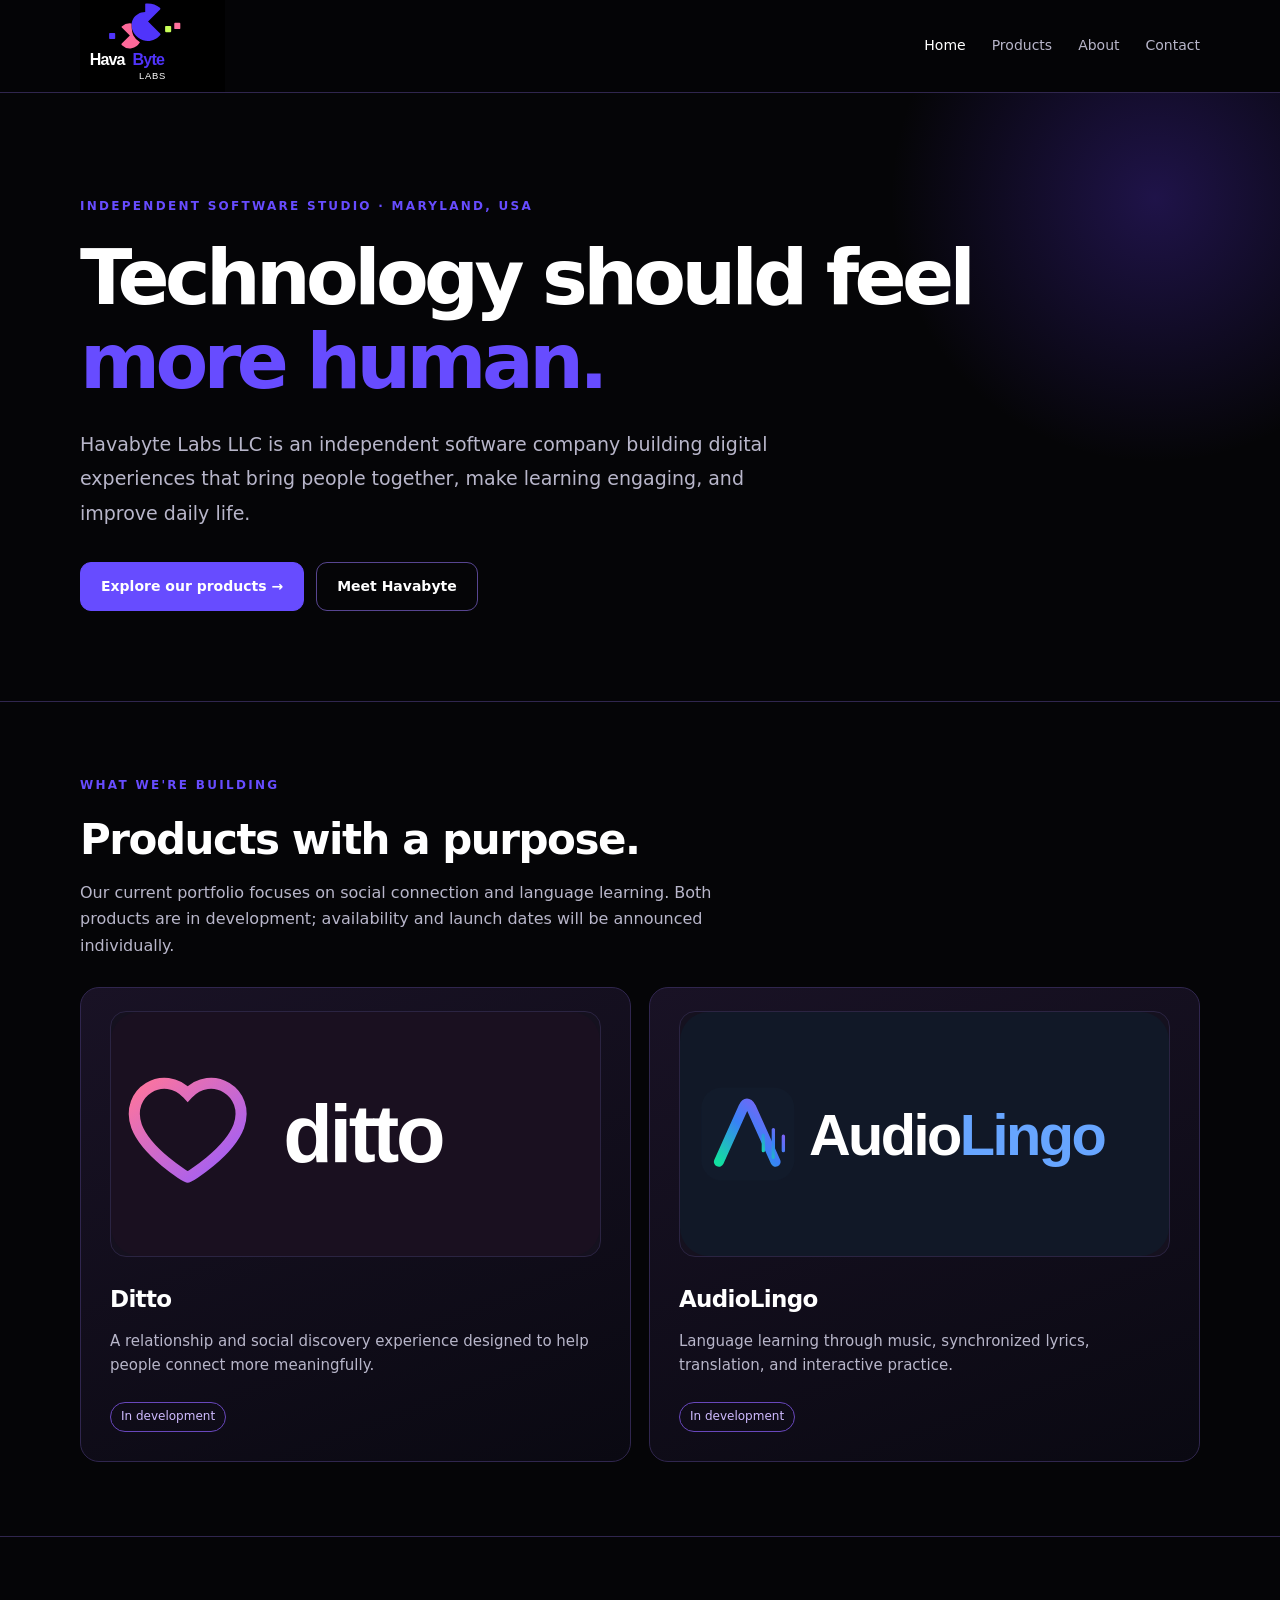
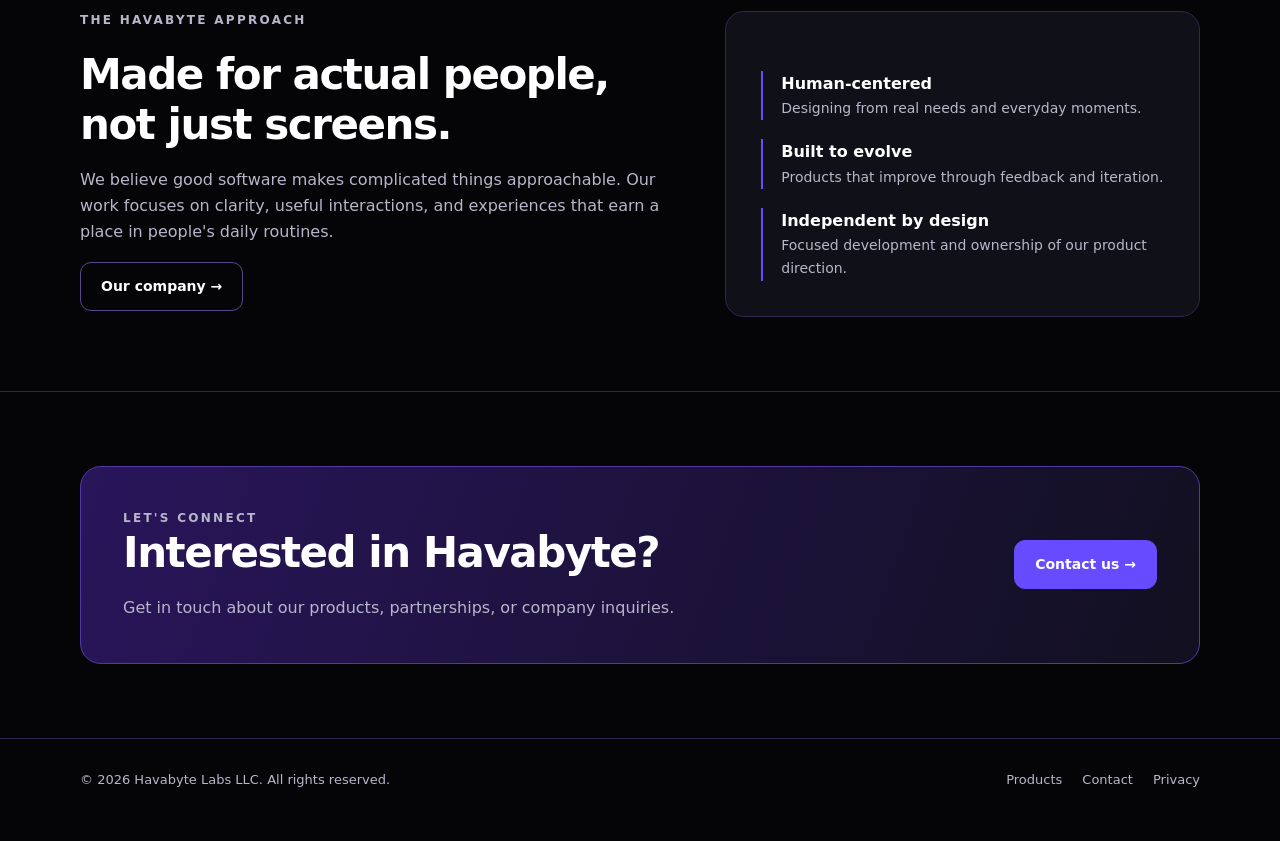
<file: index.html>
<!doctype html><html lang="en"><head><meta charset="utf-8"><meta name="viewport" content="width=device-width, initial-scale=1"><meta name="theme-color" content="#09111b"><meta name="description" content="Havabyte Labs LLC develops thoughtful consumer software for connection, learning, and everyday life."><title>Havabyte Labs LLC — Software for the way we live</title><link rel="stylesheet" href="/styles.css"><link rel="icon" href="/favicon.svg" type="image/svg+xml"><link rel="canonical" href="https://havabytelabs.com/"><meta property="og:image" content="https://havabytelabs.com/assets/havabyte-logo.svg"><meta property="og:site_name" content="HavaByte Labs"></head><body>
<header class="site-header"><nav class="nav wrap" aria-label="Main navigation"><a class="brand" href="/" aria-label="Havabyte Labs home"><img class="brand-logo" src="/assets/havabyte-logo.svg" alt="HavaByte Labs" width="132" height="84"></a><div class="nav-links"><a aria-current="page" href="/">Home</a><a href="/products/">Products</a><a href="/about/">About</a><a href="/contact/">Contact</a></div></nav></header>
<main><section class="hero"><div class="wrap"><p class="eyebrow">Independent software studio · Maryland, USA</p><h1>Technology should feel <span>more human.</span></h1><p class="lede">Havabyte Labs LLC is an independent software company building digital experiences that bring people together, make learning engaging, and improve daily life.</p><div class="actions"><a class="button" href="/products/">Explore our products →</a><a class="button secondary" href="/about/">Meet Havabyte</a></div></div></section>
<section class="section" id="products"><div class="wrap"><p class="eyebrow">What we're building</p><h2>Products with a purpose.</h2><p class="section-intro">Our current portfolio focuses on social connection and language learning. Both products are in development; availability and launch dates will be announced individually.</p><div class="grid portfolio-grid"><article class="card"><div class="product-art product-art--ditto"><img src="/assets/ditto-card-wordmark.svg" alt="Ditto branded wordmark" loading="lazy" decoding="async" width="440" height="220"></div><h3>Ditto</h3><p>A relationship and social discovery experience designed to help people connect more meaningfully.</p><span class="tag">In development</span></article><article class="card"><div class="product-art product-art--audiolingo"><img src="/assets/audiolingo-card-wordmark.svg" alt="AudioLingo logo and wordmark" loading="lazy" decoding="async" width="440" height="220"></div><h3>AudioLingo</h3><p>Language learning through music, synchronized lyrics, translation, and interactive practice.</p><span class="tag">In development</span></article></div></div></section>
<section class="section"><div class="wrap split"><div class="copy"><p class="eyebrow">The Havabyte approach</p><h2>Made for actual people, not just screens.</h2><p>We believe good software makes complicated things approachable. Our work focuses on clarity, useful interactions, and experiences that earn a place in people's daily routines.</p><a class="button secondary" href="/about/">Our company →</a></div><div class="feature-panel"><div class="facts"><div class="fact"><strong>Human-centered</strong><span>Designing from real needs and everyday moments.</span></div><div class="fact"><strong>Built to evolve</strong><span>Products that improve through feedback and iteration.</span></div><div class="fact"><strong>Independent by design</strong><span>Focused development and ownership of our product direction.</span></div></div></div></div></section>
<section class="section"><div class="wrap"><div class="cta"><div><p class="eyebrow">Let's connect</p><h2>Interested in Havabyte?</h2><p>Get in touch about our products, partnerships, or company inquiries.</p></div><a class="button" href="/contact/">Contact us →</a></div></div></section></main>
<footer class="site-footer"><div class="wrap foot"><span>© <span id="year">2026</span> Havabyte Labs LLC. All rights reserved.</span><div class="foot-links"><a href="/products/">Products</a><a href="/contact/">Contact</a><a href="/privacy/">Privacy</a></div></div></footer><script src="/site.js"></script></body></html>
</file>
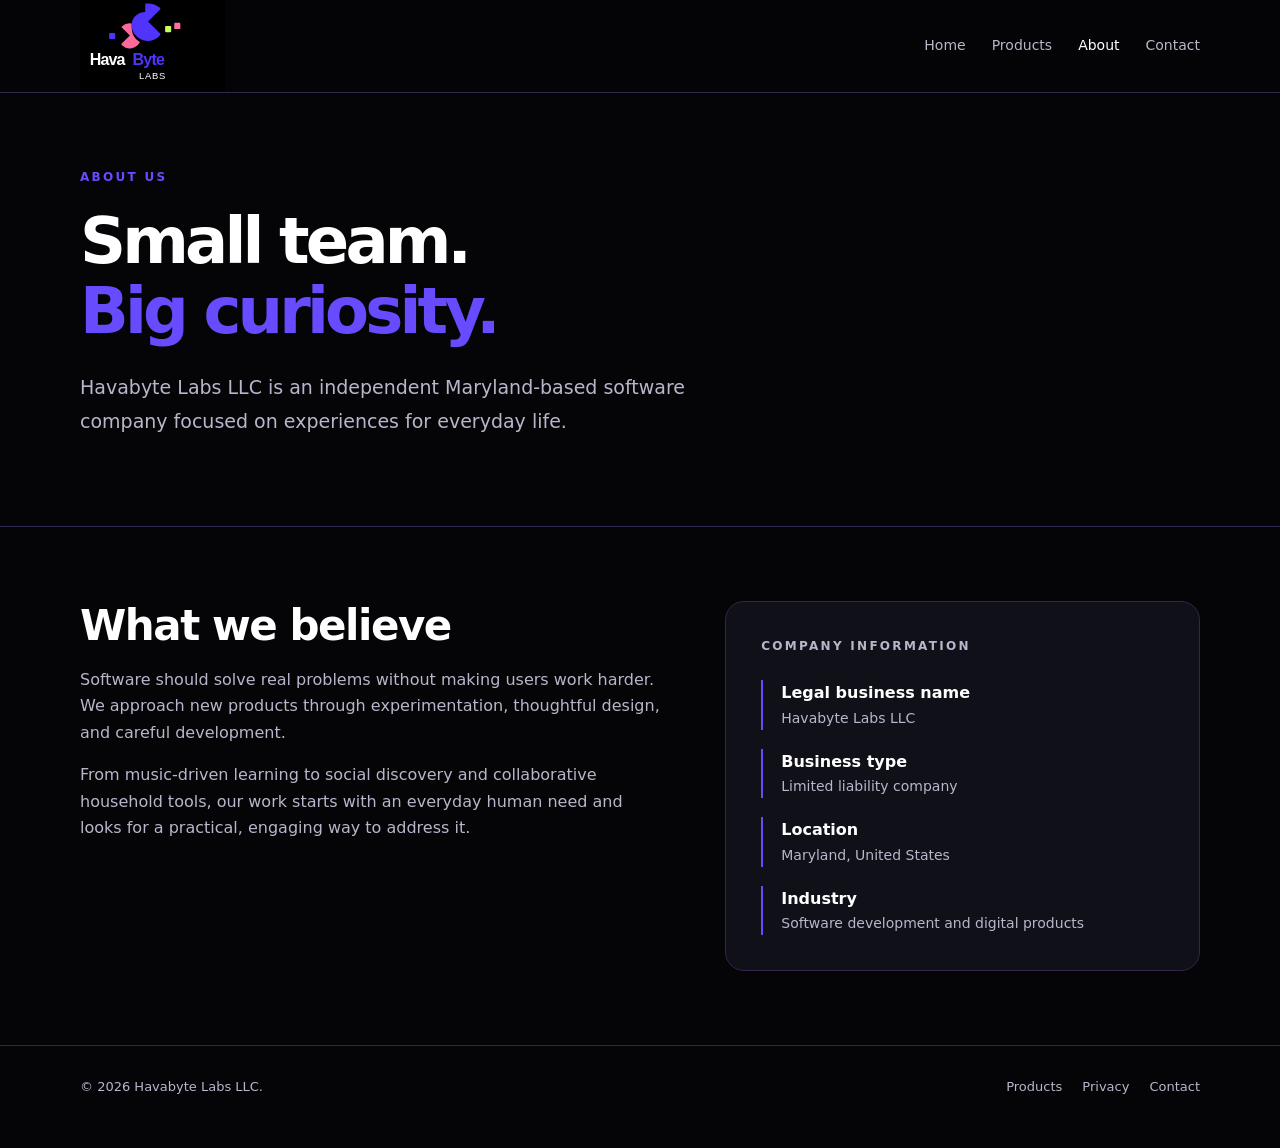
<file: about/index.html>
<!doctype html><html lang="en"><head><meta charset="utf-8"><meta name="viewport" content="width=device-width, initial-scale=1"><meta name="description" content="About Havabyte Labs LLC, an independent software company based in Maryland."><title>About — Havabyte Labs LLC</title><link rel="stylesheet" href="/styles.css"><link rel="icon" href="/favicon.svg" type="image/svg+xml"><link rel="canonical" href="https://havabytelabs.com/about/"><meta property="og:image" content="https://havabytelabs.com/assets/havabyte-logo.svg"><meta property="og:site_name" content="HavaByte Labs"></head><body><header class="site-header"><nav class="nav wrap" aria-label="Main navigation"><a class="brand" href="/" aria-label="Havabyte Labs home"><img class="brand-logo" src="/assets/havabyte-logo.svg" alt="HavaByte Labs" width="132" height="84"></a><div class="nav-links"><a href="/">Home</a><a href="/products/">Products</a><a aria-current="page" href="/about/">About</a><a href="/contact/">Contact</a></div></nav></header><main><section class="page-hero"><div class="wrap"><p class="eyebrow">About us</p><h1>Small team.<br><span style="color:var(--accent)">Big curiosity.</span></h1><p class="lede">Havabyte Labs LLC is an independent Maryland-based software company focused on experiences for everyday life.</p></div></section><section class="section"><div class="wrap split"><div class="copy"><h2>What we believe</h2><p>Software should solve real problems without making users work harder. We approach new products through experimentation, thoughtful design, and careful development.</p><p>From music-driven learning to social discovery and collaborative household tools, our work starts with an everyday human need and looks for a practical, engaging way to address it.</p></div><div class="feature-panel"><p class="eyebrow">Company information</p><div class="facts"><div class="fact"><strong>Legal business name</strong><span>Havabyte Labs LLC</span></div><div class="fact"><strong>Business type</strong><span>Limited liability company</span></div><div class="fact"><strong>Location</strong><span>Maryland, United States</span></div><div class="fact"><strong>Industry</strong><span>Software development and digital products</span></div></div></div></div></section></main><footer class="site-footer"><div class="wrap foot"><span>© <span id="year">2026</span> Havabyte Labs LLC.</span><div class="foot-links"><a href="/products/">Products</a><a href="/privacy/">Privacy</a><a href="/contact/">Contact</a></div></div></footer><script src="/site.js"></script></body></html>
</file>
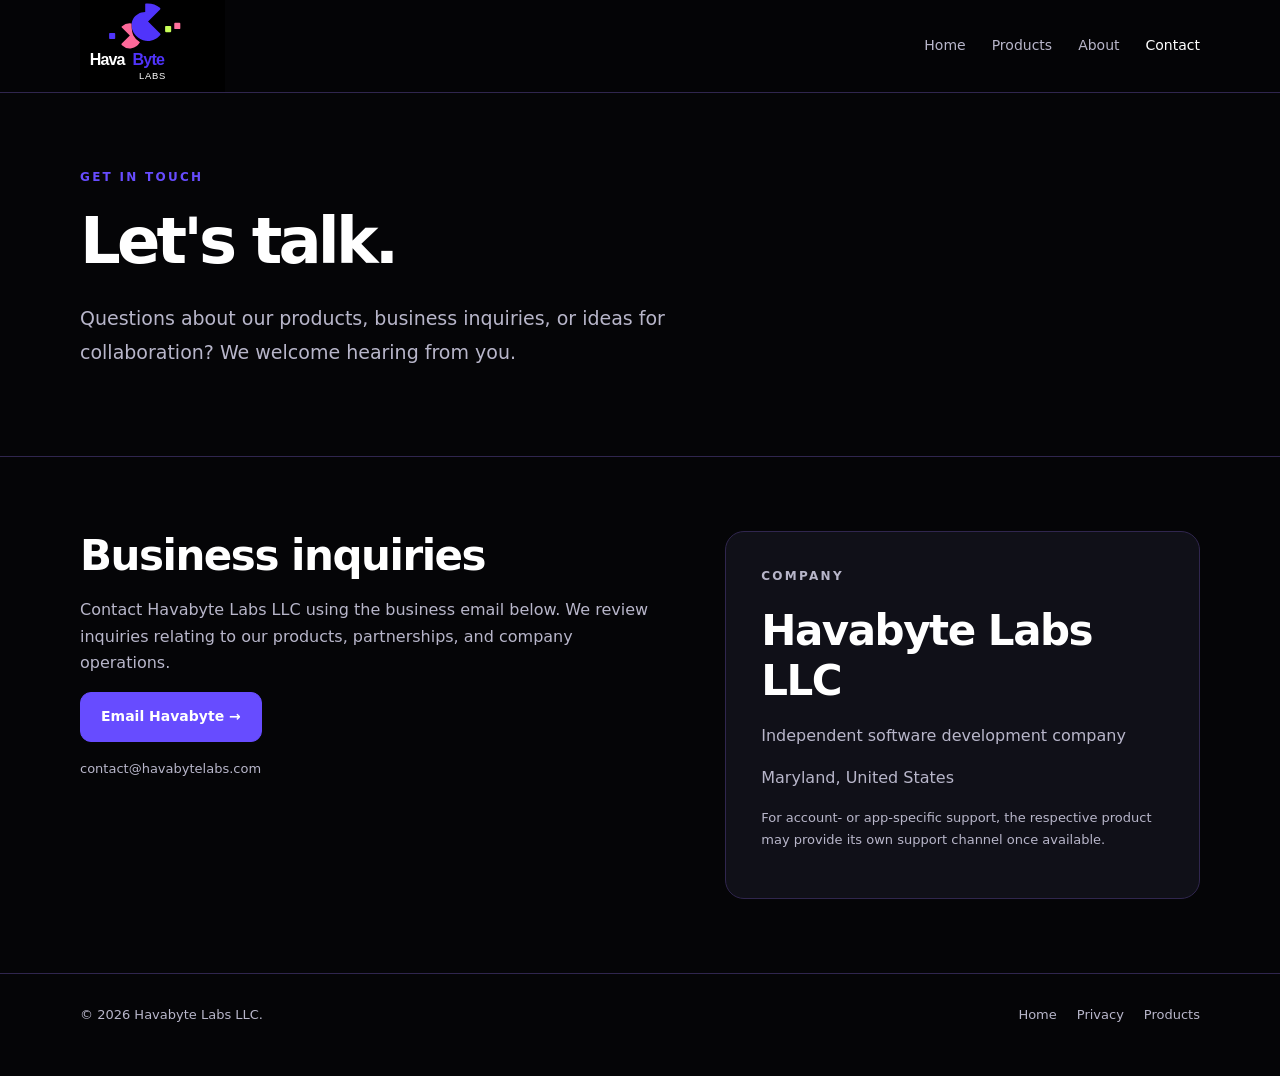
<file: contact/index.html>
<!doctype html><html lang="en"><head><meta charset="utf-8"><meta name="viewport" content="width=device-width, initial-scale=1"><meta name="description" content="Contact Havabyte Labs LLC for business, product, and partnership inquiries."><title>Contact — Havabyte Labs LLC</title><link rel="stylesheet" href="/styles.css"><link rel="icon" href="/favicon.svg" type="image/svg+xml"><link rel="canonical" href="https://havabytelabs.com/contact/"><meta property="og:image" content="https://havabytelabs.com/assets/havabyte-logo.svg"><meta property="og:site_name" content="HavaByte Labs"></head><body><header class="site-header"><nav class="nav wrap" aria-label="Main navigation"><a class="brand" href="/" aria-label="Havabyte Labs home"><img class="brand-logo" src="/assets/havabyte-logo.svg" alt="HavaByte Labs" width="166" height="92"></a><div class="nav-links"><a href="/">Home</a><a href="/products/">Products</a><a href="/about/">About</a><a aria-current="page" href="/contact/">Contact</a></div></nav></header><main><section class="page-hero"><div class="wrap"><p class="eyebrow">Get in touch</p><h1>Let's talk.</h1><p class="lede">Questions about our products, business inquiries, or ideas for collaboration? We welcome hearing from you.</p></div></section><section class="section"><div class="wrap split"><div class="copy"><h2>Business inquiries</h2><p>Contact Havabyte Labs LLC using the business email below. We review inquiries relating to our products, partnerships, and company operations.</p><p><a class="button" id="contact-link" href="mailto:contact@havabytelabs.com">Email Havabyte →</a></p><p id="contact-email" class="small">contact@havabytelabs.com</p></div><div class="feature-panel"><p class="eyebrow">Company</p><h2>Havabyte Labs LLC</h2><p>Independent software development company</p><p>Maryland, United States</p><p class="small">For account- or app-specific support, the respective product may provide its own support channel once available.</p></div></div></section></main><footer class="site-footer"><div class="wrap foot"><span>© <span id="year">2026</span> Havabyte Labs LLC.</span><div class="foot-links"><a href="/">Home</a><a href="/privacy/">Privacy</a><a href="/products/">Products</a></div></div></footer><script src="/site.js"></script></body></html>
</file>
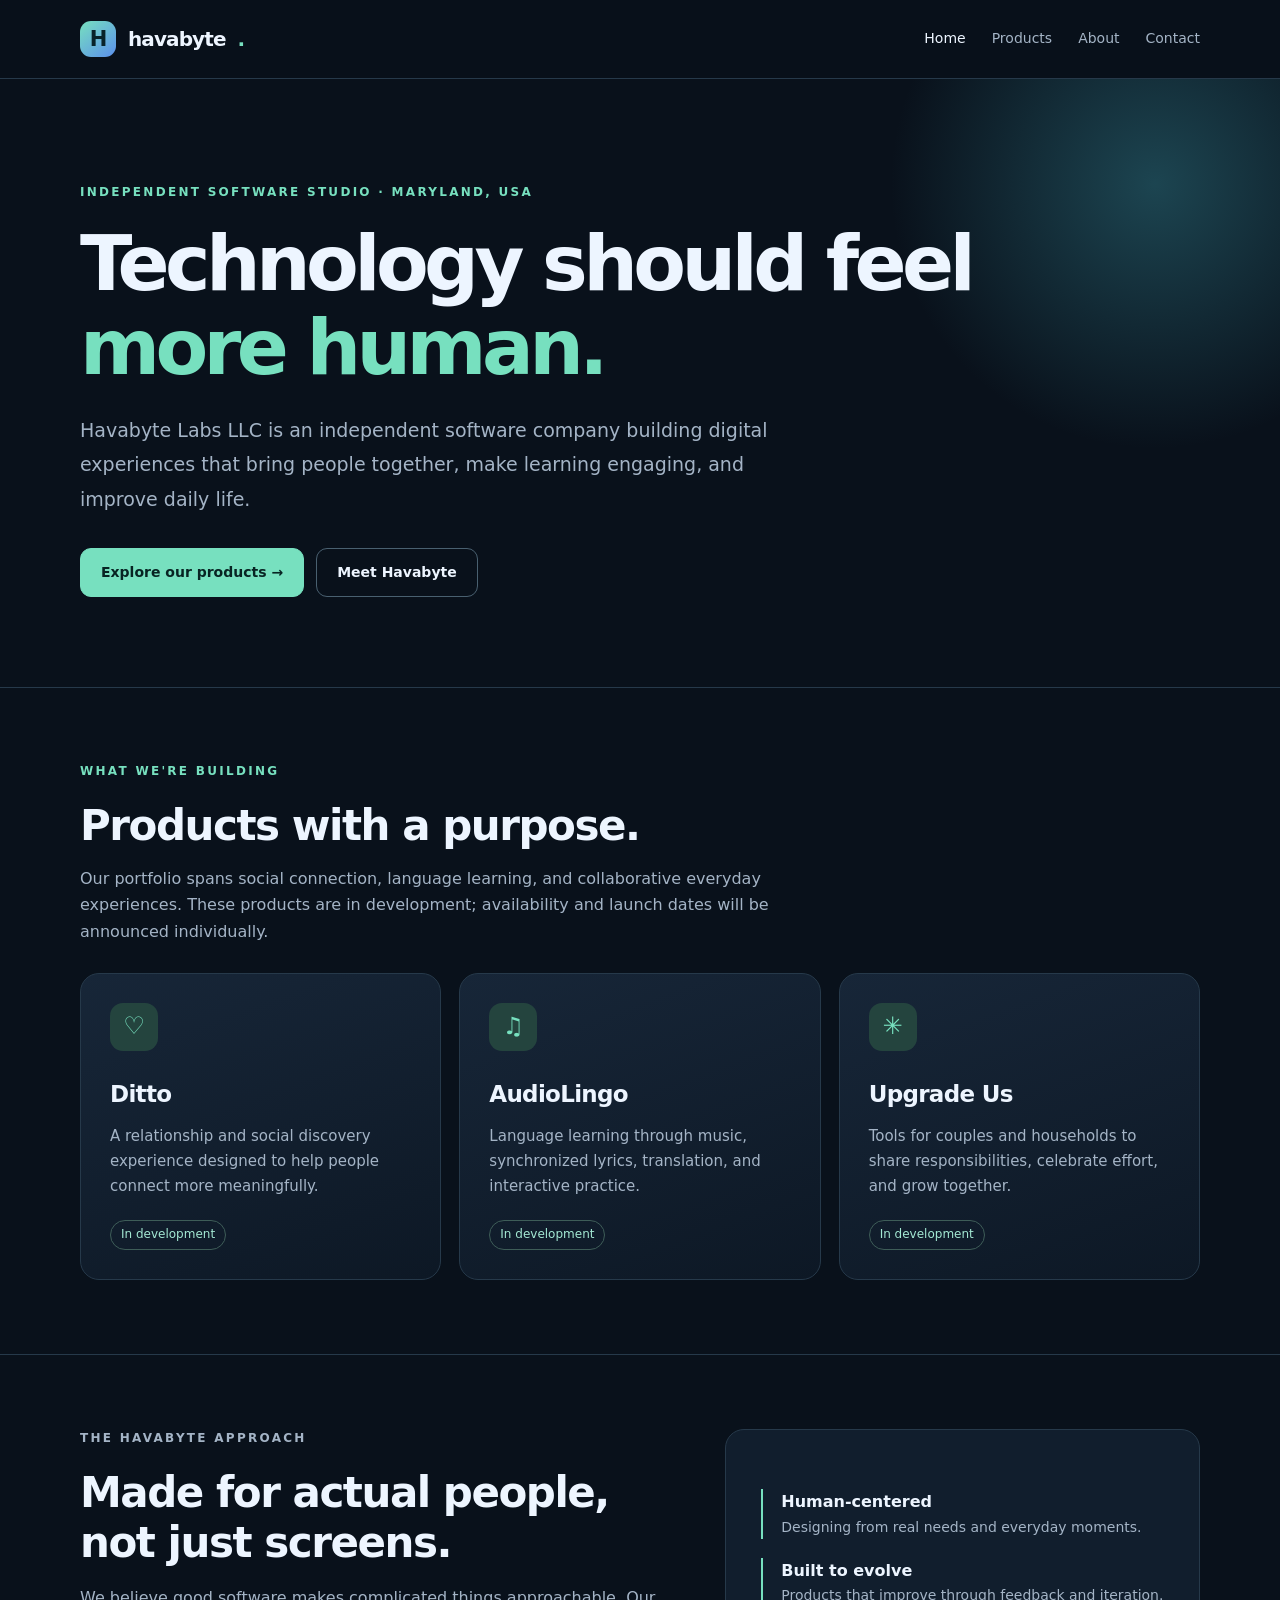
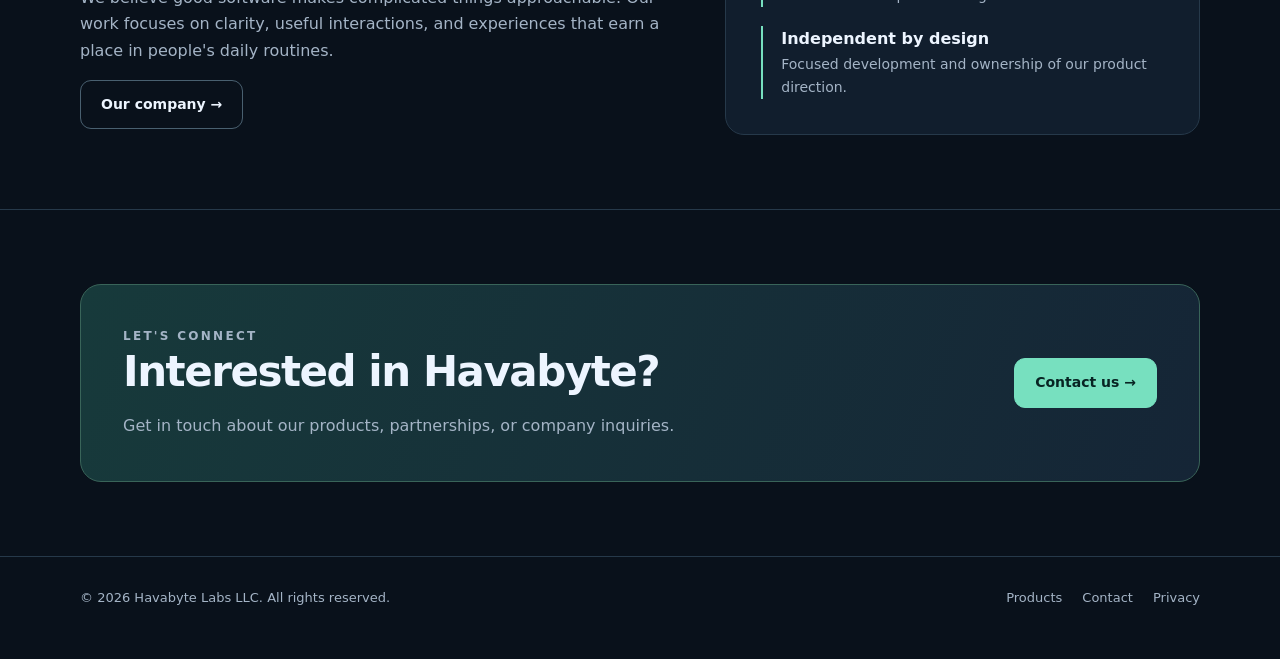
<file: havabyte-site/index.html>
<!doctype html><html lang="en"><head><meta charset="utf-8"><meta name="viewport" content="width=device-width, initial-scale=1"><meta name="theme-color" content="#09111b"><meta name="description" content="Havabyte Labs LLC develops thoughtful consumer software for connection, learning, and everyday life."><title>Havabyte Labs LLC — Software for the way we live</title><link rel="stylesheet" href="styles.css"><link rel="icon" href="favicon.svg" type="image/svg+xml"></head><body>
<header class="site-header"><nav class="nav wrap" aria-label="Main navigation"><a class="brand" href="index.html"><span class="brand-icon">H</span>havabyte<span style="color:var(--accent)">.</span></a><div class="nav-links"><a aria-current="page" href="index.html">Home</a><a href="products.html">Products</a><a href="about.html">About</a><a href="contact.html">Contact</a></div></nav></header>
<main><section class="hero"><div class="wrap"><p class="eyebrow">Independent software studio · Maryland, USA</p><h1>Technology should feel <span>more human.</span></h1><p class="lede">Havabyte Labs LLC is an independent software company building digital experiences that bring people together, make learning engaging, and improve daily life.</p><div class="actions"><a class="button" href="products.html">Explore our products →</a><a class="button secondary" href="about.html">Meet Havabyte</a></div></div></section>
<section class="section" id="products"><div class="wrap"><p class="eyebrow">What we're building</p><h2>Products with a purpose.</h2><p class="section-intro">Our portfolio spans social connection, language learning, and collaborative everyday experiences. These products are in development; availability and launch dates will be announced individually.</p><div class="grid"><article class="card"><div class="glyph" aria-hidden="true">♡</div><h3>Ditto</h3><p>A relationship and social discovery experience designed to help people connect more meaningfully.</p><span class="tag">In development</span></article><article class="card"><div class="glyph" aria-hidden="true">♫</div><h3>AudioLingo</h3><p>Language learning through music, synchronized lyrics, translation, and interactive practice.</p><span class="tag">In development</span></article><article class="card"><div class="glyph" aria-hidden="true">✳</div><h3>Upgrade Us</h3><p>Tools for couples and households to share responsibilities, celebrate effort, and grow together.</p><span class="tag">In development</span></article></div></div></section>
<section class="section"><div class="wrap split"><div class="copy"><p class="eyebrow">The Havabyte approach</p><h2>Made for actual people, not just screens.</h2><p>We believe good software makes complicated things approachable. Our work focuses on clarity, useful interactions, and experiences that earn a place in people's daily routines.</p><a class="button secondary" href="about.html">Our company →</a></div><div class="feature-panel"><div class="facts"><div class="fact"><strong>Human-centered</strong><span>Designing from real needs and everyday moments.</span></div><div class="fact"><strong>Built to evolve</strong><span>Products that improve through feedback and iteration.</span></div><div class="fact"><strong>Independent by design</strong><span>Focused development and ownership of our product direction.</span></div></div></div></div></section>
<section class="section"><div class="wrap"><div class="cta"><div><p class="eyebrow">Let's connect</p><h2>Interested in Havabyte?</h2><p>Get in touch about our products, partnerships, or company inquiries.</p></div><a class="button" href="contact.html">Contact us →</a></div></div></section></main>
<footer class="site-footer"><div class="wrap foot"><span>© <span id="year">2026</span> Havabyte Labs LLC. All rights reserved.</span><div class="foot-links"><a href="products.html">Products</a><a href="contact.html">Contact</a><a href="privacy.html">Privacy</a></div></div></footer><script src="site.js"></script></body></html>
</file>
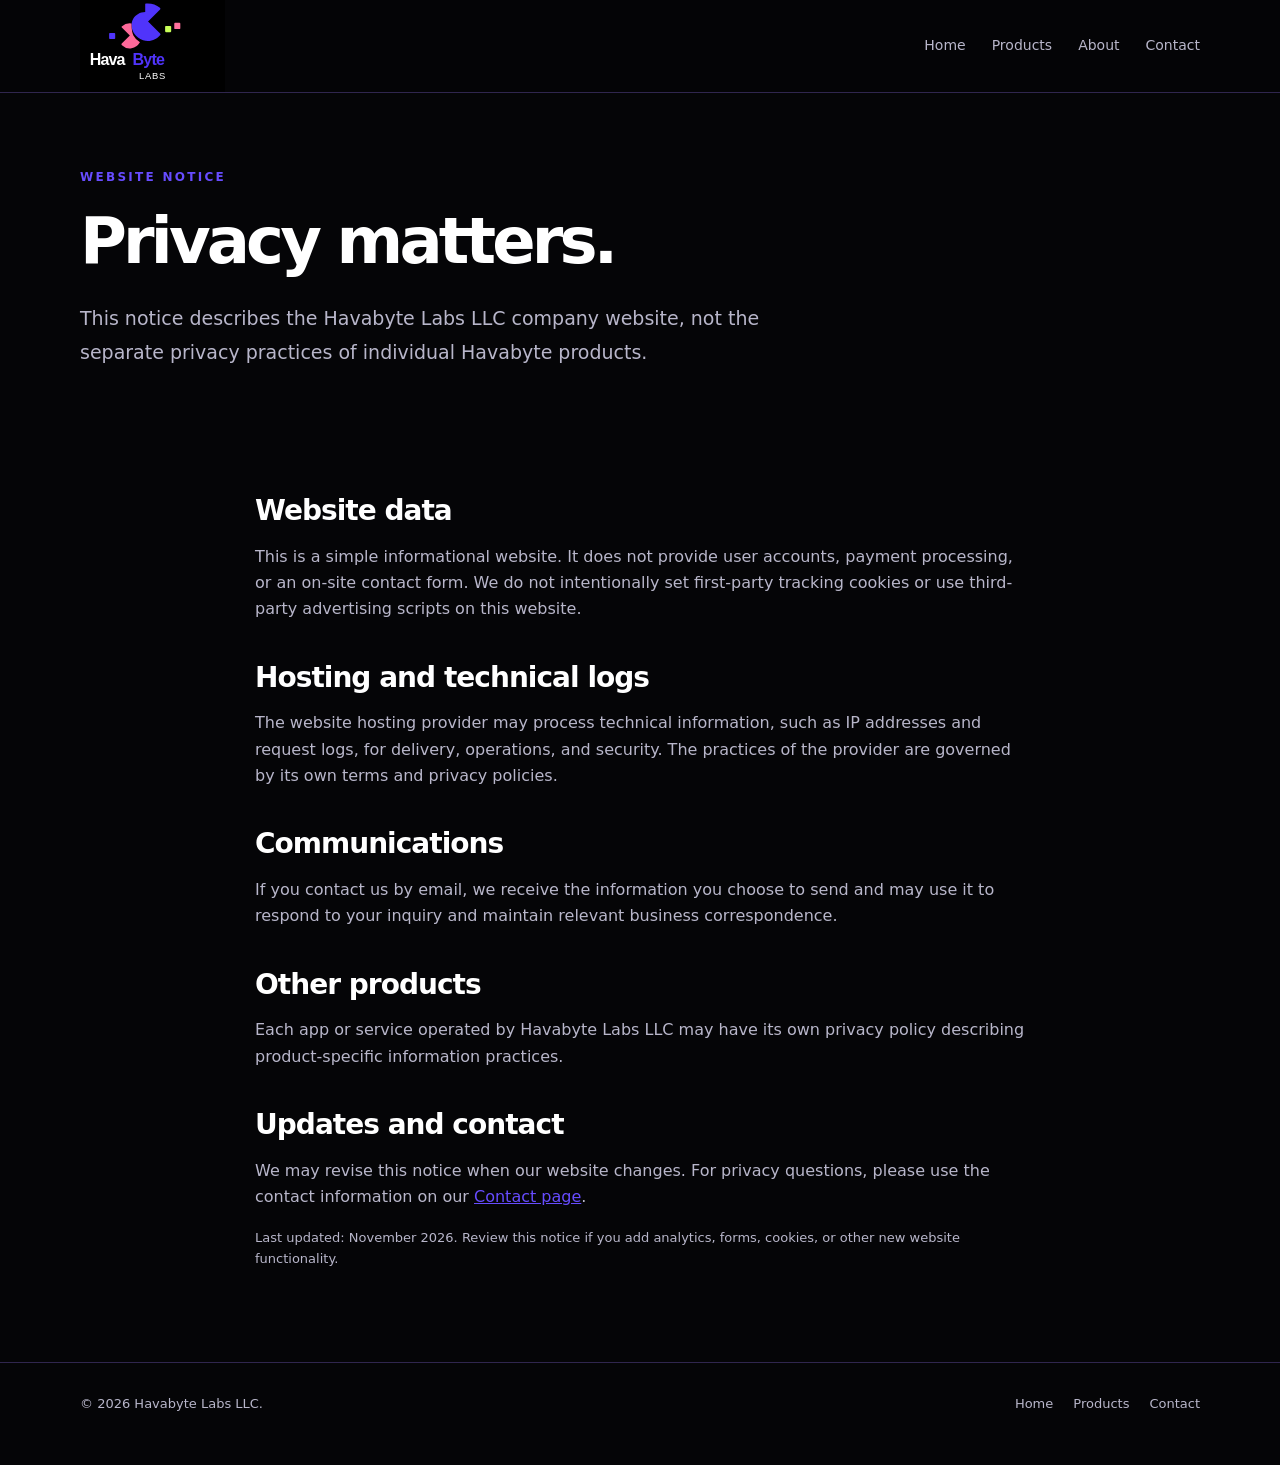
<file: privacy/index.html>
<!doctype html><html lang="en"><head><meta charset="utf-8"><meta name="viewport" content="width=device-width, initial-scale=1"><meta name="description" content="Website privacy notice for Havabyte Labs LLC."><title>Website Privacy — Havabyte Labs LLC</title><link rel="stylesheet" href="/styles.css"><link rel="icon" href="/favicon.svg" type="image/svg+xml"><link rel="canonical" href="https://havabytelabs.com/privacy/"><meta property="og:image" content="https://havabytelabs.com/assets/havabyte-logo.svg"><meta property="og:site_name" content="HavaByte Labs"></head><body><header class="site-header"><nav class="nav wrap" aria-label="Main navigation"><a class="brand" href="/" aria-label="Havabyte Labs home"><img class="brand-logo" src="/assets/havabyte-logo.svg" alt="HavaByte Labs" width="132" height="84"></a><div class="nav-links"><a href="/">Home</a><a href="/products/">Products</a><a href="/about/">About</a><a href="/contact/">Contact</a></div></nav></header><main><section class="page-hero"><div class="wrap"><p class="eyebrow">Website notice</p><h1>Privacy matters.</h1><p class="lede">This notice describes the Havabyte Labs LLC company website, not the separate privacy practices of individual Havabyte products.</p></div></section><section class="wrap prose"><h2>Website data</h2><p>This is a simple informational website. It does not provide user accounts, payment processing, or an on-site contact form. We do not intentionally set first-party tracking cookies or use third-party advertising scripts on this website.</p><h2>Hosting and technical logs</h2><p>The website hosting provider may process technical information, such as IP addresses and request logs, for delivery, operations, and security. The practices of the provider are governed by its own terms and privacy policies.</p><h2>Communications</h2><p>If you contact us by email, we receive the information you choose to send and may use it to respond to your inquiry and maintain relevant business correspondence.</p><h2>Other products</h2><p>Each app or service operated by Havabyte Labs LLC may have its own privacy policy describing product-specific information practices.</p><h2>Updates and contact</h2><p>We may revise this notice when our website changes. For privacy questions, please use the contact information on our <a href="/contact/">Contact page</a>.</p><p class="small">Last updated: November 2026. Review this notice if you add analytics, forms, cookies, or other new website functionality.</p></section></main><footer class="site-footer"><div class="wrap foot"><span>© <span id="year">2026</span> Havabyte Labs LLC.</span><div class="foot-links"><a href="/">Home</a><a href="/products/">Products</a><a href="/contact/">Contact</a></div></div></footer><script src="/site.js"></script></body></html>
</file>
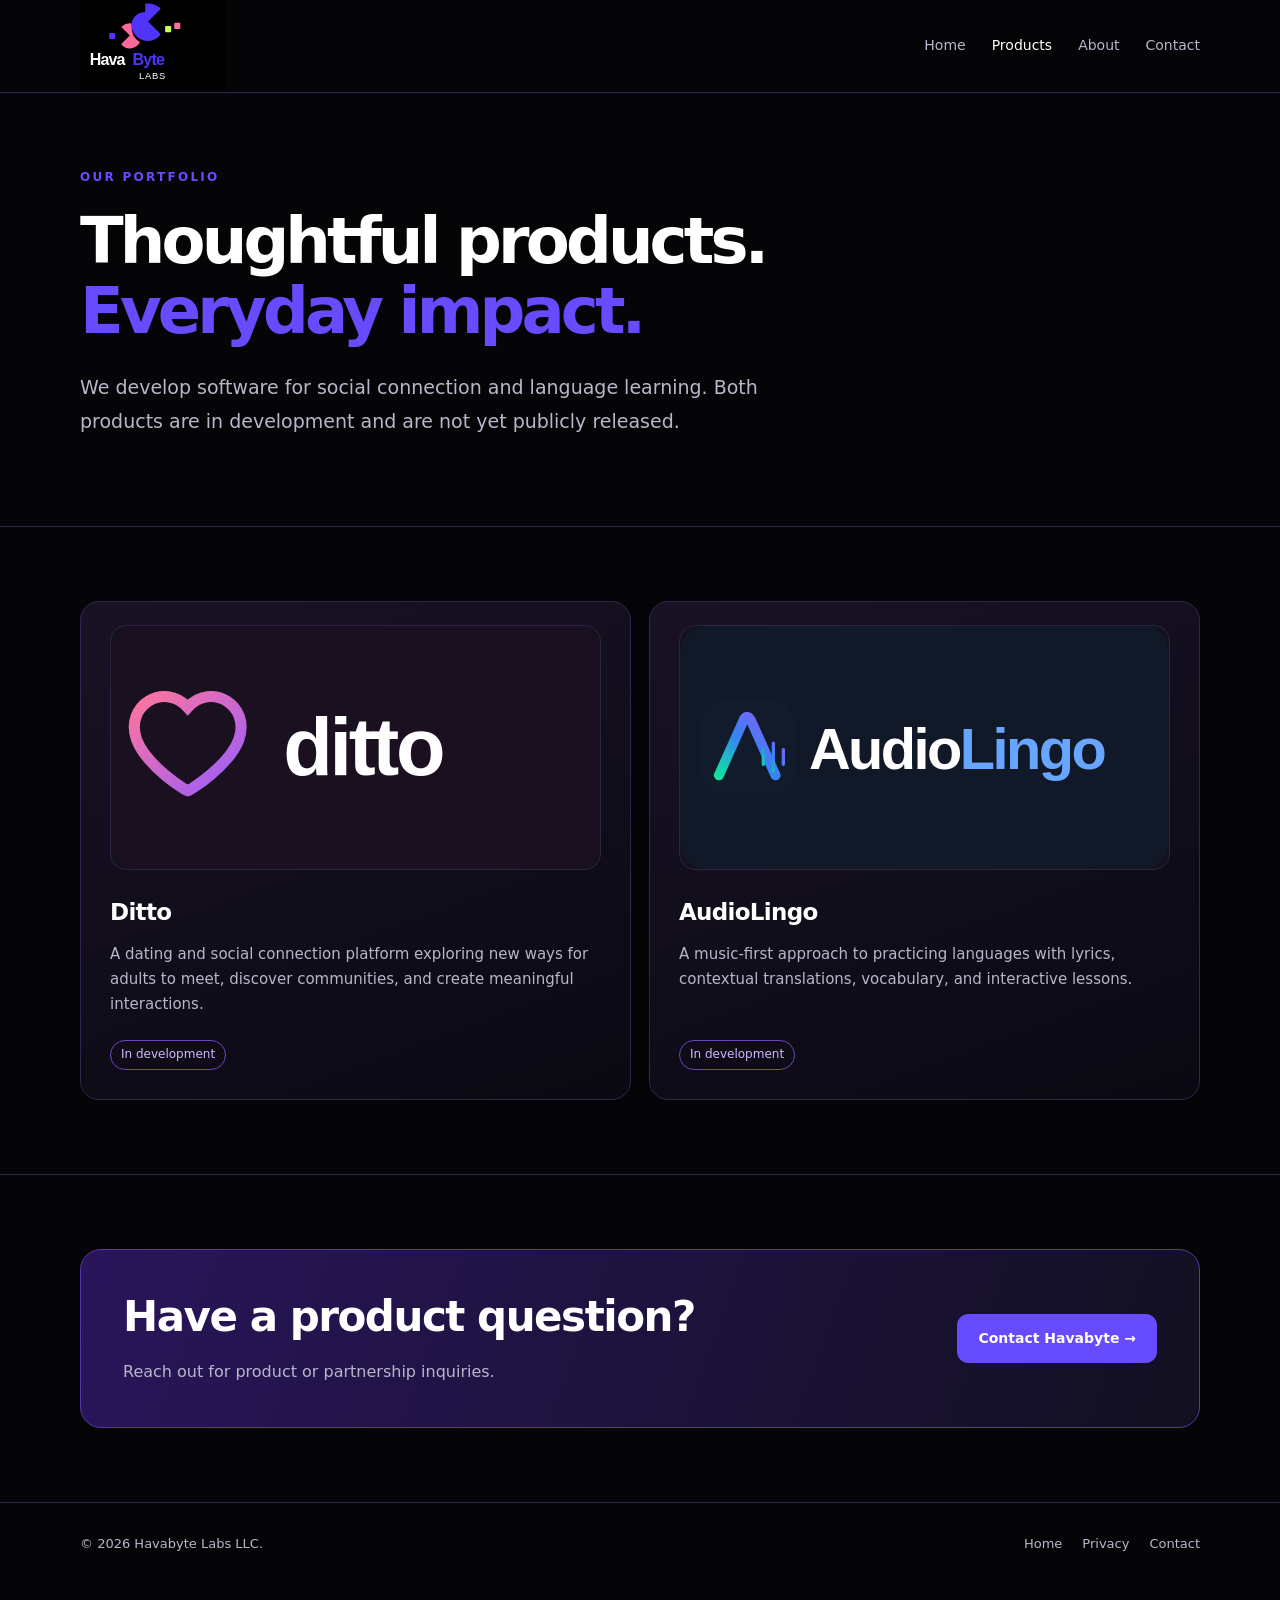
<file: products/index.html>
<!doctype html><html lang="en"><head><meta charset="utf-8"><meta name="viewport" content="width=device-width, initial-scale=1"><meta name="description" content="Explore software products in development at Havabyte Labs LLC: Ditto and AudioLingo."><title>Products — Havabyte Labs LLC</title><link rel="stylesheet" href="/styles.css"><link rel="icon" href="/favicon.svg" type="image/svg+xml"><link rel="canonical" href="https://havabytelabs.com/products/"><meta property="og:image" content="https://havabytelabs.com/assets/havabyte-logo.svg"><meta property="og:site_name" content="HavaByte Labs"></head><body><header class="site-header"><nav class="nav wrap" aria-label="Main navigation"><a class="brand" href="/" aria-label="Havabyte Labs home"><img class="brand-logo" src="/assets/havabyte-logo.svg" alt="HavaByte Labs" width="132" height="84"></a><div class="nav-links"><a href="/">Home</a><a aria-current="page" href="/products/">Products</a><a href="/about/">About</a><a href="/contact/">Contact</a></div></nav></header><main><section class="page-hero"><div class="wrap"><p class="eyebrow">Our portfolio</p><h1>Thoughtful products.<br><span style="color:var(--accent)">Everyday impact.</span></h1><p class="lede">We develop software for social connection and language learning. Both products are in development and are not yet publicly released.</p></div></section><section class="section"><div class="wrap grid portfolio-grid"><article class="card"><div class="product-art product-art--ditto"><img src="/assets/ditto-card-wordmark.svg" alt="Ditto branded wordmark" loading="lazy" decoding="async" width="440" height="220"></div><h3>Ditto</h3><p>A dating and social connection platform exploring new ways for adults to meet, discover communities, and create meaningful interactions.</p><span class="tag">In development</span></article><article class="card"><div class="product-art product-art--audiolingo"><img src="/assets/audiolingo-card-wordmark.svg" alt="AudioLingo logo and wordmark" loading="lazy" decoding="async" width="440" height="220"></div><h3>AudioLingo</h3><p>A music-first approach to practicing languages with lyrics, contextual translations, vocabulary, and interactive lessons.</p><span class="tag">In development</span></article></div></section><section class="section"><div class="wrap"><div class="cta"><div><h2>Have a product question?</h2><p>Reach out for product or partnership inquiries.</p></div><a class="button" href="/contact/">Contact Havabyte →</a></div></div></section></main><footer class="site-footer"><div class="wrap foot"><span>© <span id="year">2026</span> Havabyte Labs LLC.</span><div class="foot-links"><a href="/">Home</a><a href="/privacy/">Privacy</a><a href="/contact/">Contact</a></div></div></footer><script src="/site.js"></script></body></html>
</file>
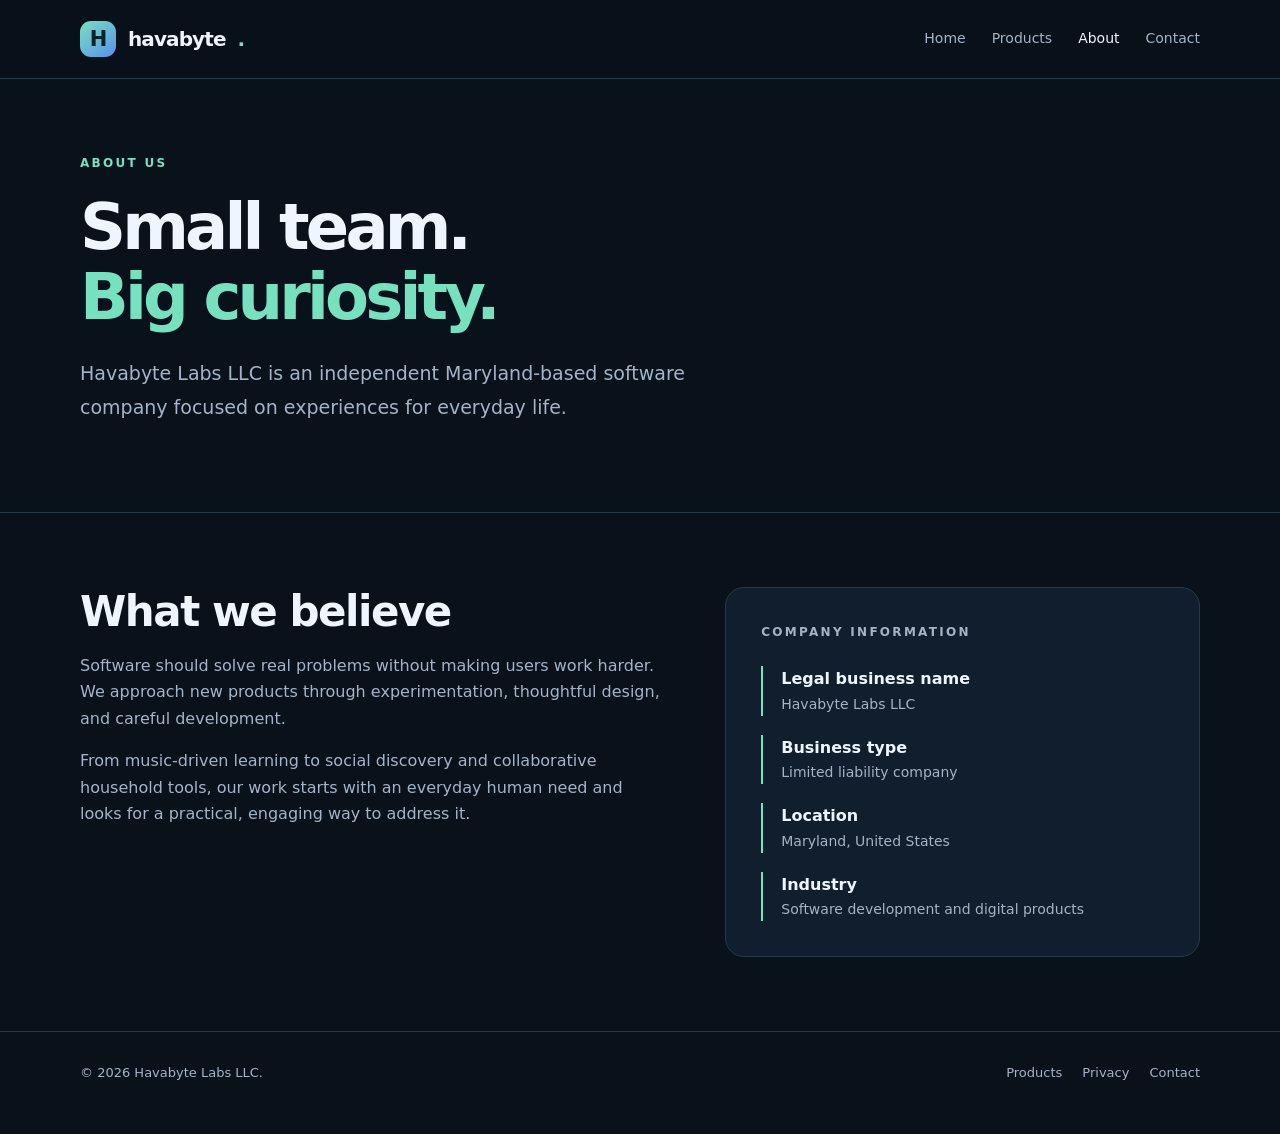
<file: havabyte-site/about.html>
<!doctype html><html lang="en"><head><meta charset="utf-8"><meta name="viewport" content="width=device-width, initial-scale=1"><meta name="description" content="About Havabyte Labs LLC, an independent software company based in Maryland."><title>About — Havabyte Labs LLC</title><link rel="stylesheet" href="styles.css"><link rel="icon" href="favicon.svg" type="image/svg+xml"></head><body><header class="site-header"><nav class="nav wrap" aria-label="Main navigation"><a class="brand" href="index.html"><span class="brand-icon">H</span>havabyte<span style="color:var(--accent)">.</span></a><div class="nav-links"><a href="index.html">Home</a><a href="products.html">Products</a><a aria-current="page" href="about.html">About</a><a href="contact.html">Contact</a></div></nav></header><main><section class="page-hero"><div class="wrap"><p class="eyebrow">About us</p><h1>Small team.<br><span style="color:var(--accent)">Big curiosity.</span></h1><p class="lede">Havabyte Labs LLC is an independent Maryland-based software company focused on experiences for everyday life.</p></div></section><section class="section"><div class="wrap split"><div class="copy"><h2>What we believe</h2><p>Software should solve real problems without making users work harder. We approach new products through experimentation, thoughtful design, and careful development.</p><p>From music-driven learning to social discovery and collaborative household tools, our work starts with an everyday human need and looks for a practical, engaging way to address it.</p></div><div class="feature-panel"><p class="eyebrow">Company information</p><div class="facts"><div class="fact"><strong>Legal business name</strong><span>Havabyte Labs LLC</span></div><div class="fact"><strong>Business type</strong><span>Limited liability company</span></div><div class="fact"><strong>Location</strong><span>Maryland, United States</span></div><div class="fact"><strong>Industry</strong><span>Software development and digital products</span></div></div></div></div></section></main><footer class="site-footer"><div class="wrap foot"><span>© <span id="year">2026</span> Havabyte Labs LLC.</span><div class="foot-links"><a href="products.html">Products</a><a href="privacy.html">Privacy</a><a href="contact.html">Contact</a></div></div></footer><script src="site.js"></script></body></html>
</file>
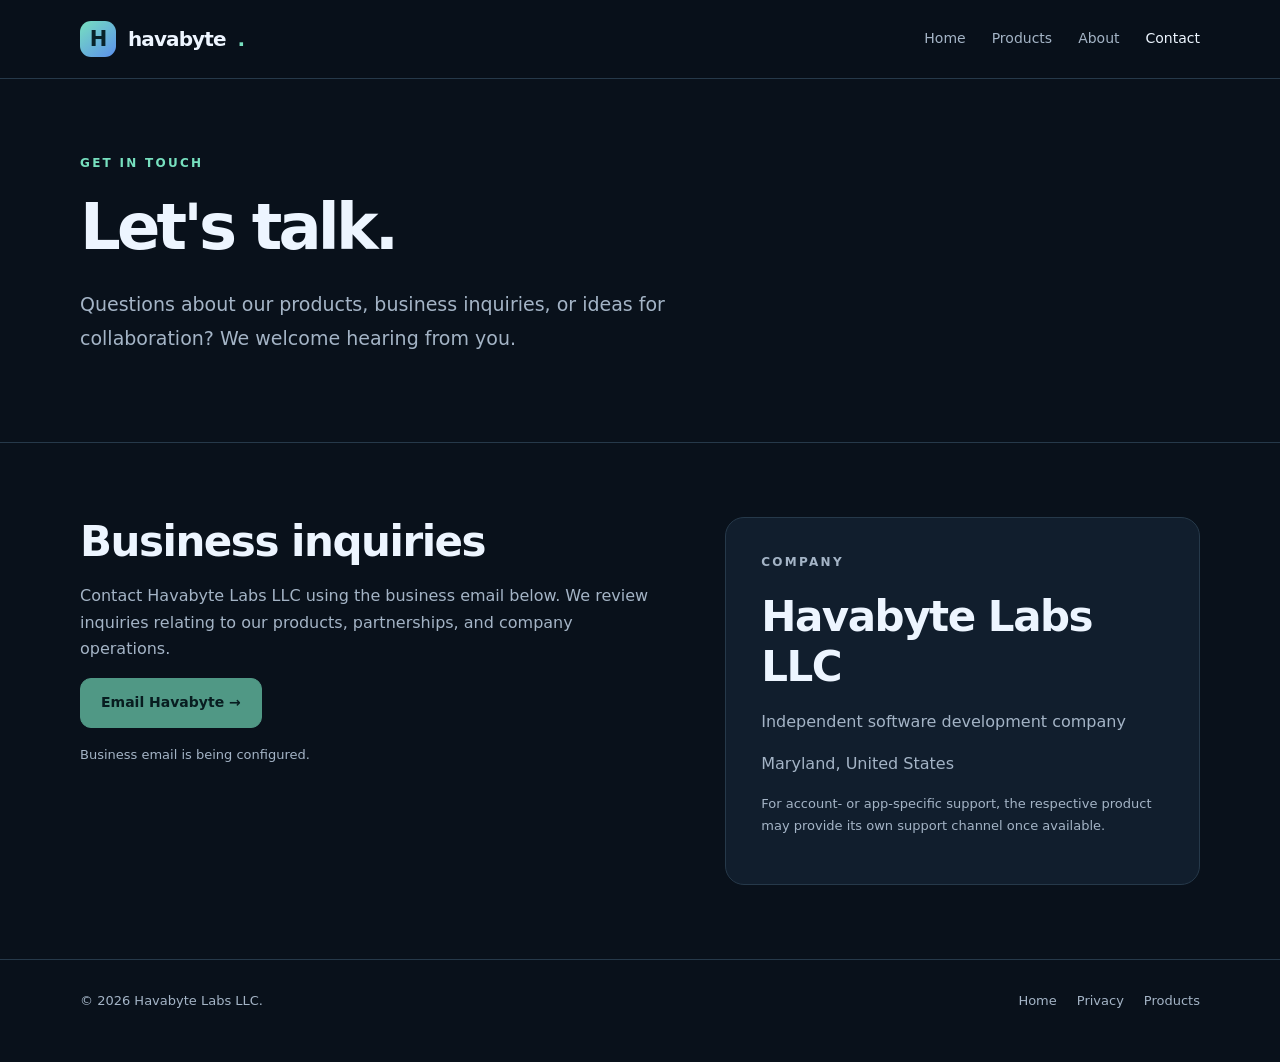
<file: havabyte-site/contact.html>
<!doctype html><html lang="en"><head><meta charset="utf-8"><meta name="viewport" content="width=device-width, initial-scale=1"><meta name="description" content="Contact Havabyte Labs LLC for business, product, and partnership inquiries."><title>Contact — Havabyte Labs LLC</title><link rel="stylesheet" href="styles.css"><link rel="icon" href="favicon.svg" type="image/svg+xml"></head><body><header class="site-header"><nav class="nav wrap" aria-label="Main navigation"><a class="brand" href="index.html"><span class="brand-icon">H</span>havabyte<span style="color:var(--accent)">.</span></a><div class="nav-links"><a href="index.html">Home</a><a href="products.html">Products</a><a href="about.html">About</a><a aria-current="page" href="contact.html">Contact</a></div></nav></header><main><section class="page-hero"><div class="wrap"><p class="eyebrow">Get in touch</p><h1>Let's talk.</h1><p class="lede">Questions about our products, business inquiries, or ideas for collaboration? We welcome hearing from you.</p></div></section><section class="section"><div class="wrap split"><div class="copy"><h2>Business inquiries</h2><p>Contact Havabyte Labs LLC using the business email below. We review inquiries relating to our products, partnerships, and company operations.</p><p><a class="button" id="contact-link" href="#contact-email">Email Havabyte →</a></p><p id="contact-email" class="small">Business email is being configured.</p></div><div class="feature-panel"><p class="eyebrow">Company</p><h2>Havabyte Labs LLC</h2><p>Independent software development company</p><p>Maryland, United States</p><p class="small">For account- or app-specific support, the respective product may provide its own support channel once available.</p></div></div></section></main><footer class="site-footer"><div class="wrap foot"><span>© <span id="year">2026</span> Havabyte Labs LLC.</span><div class="foot-links"><a href="index.html">Home</a><a href="privacy.html">Privacy</a><a href="products.html">Products</a></div></div></footer><script src="site.js"></script></body></html>
</file>
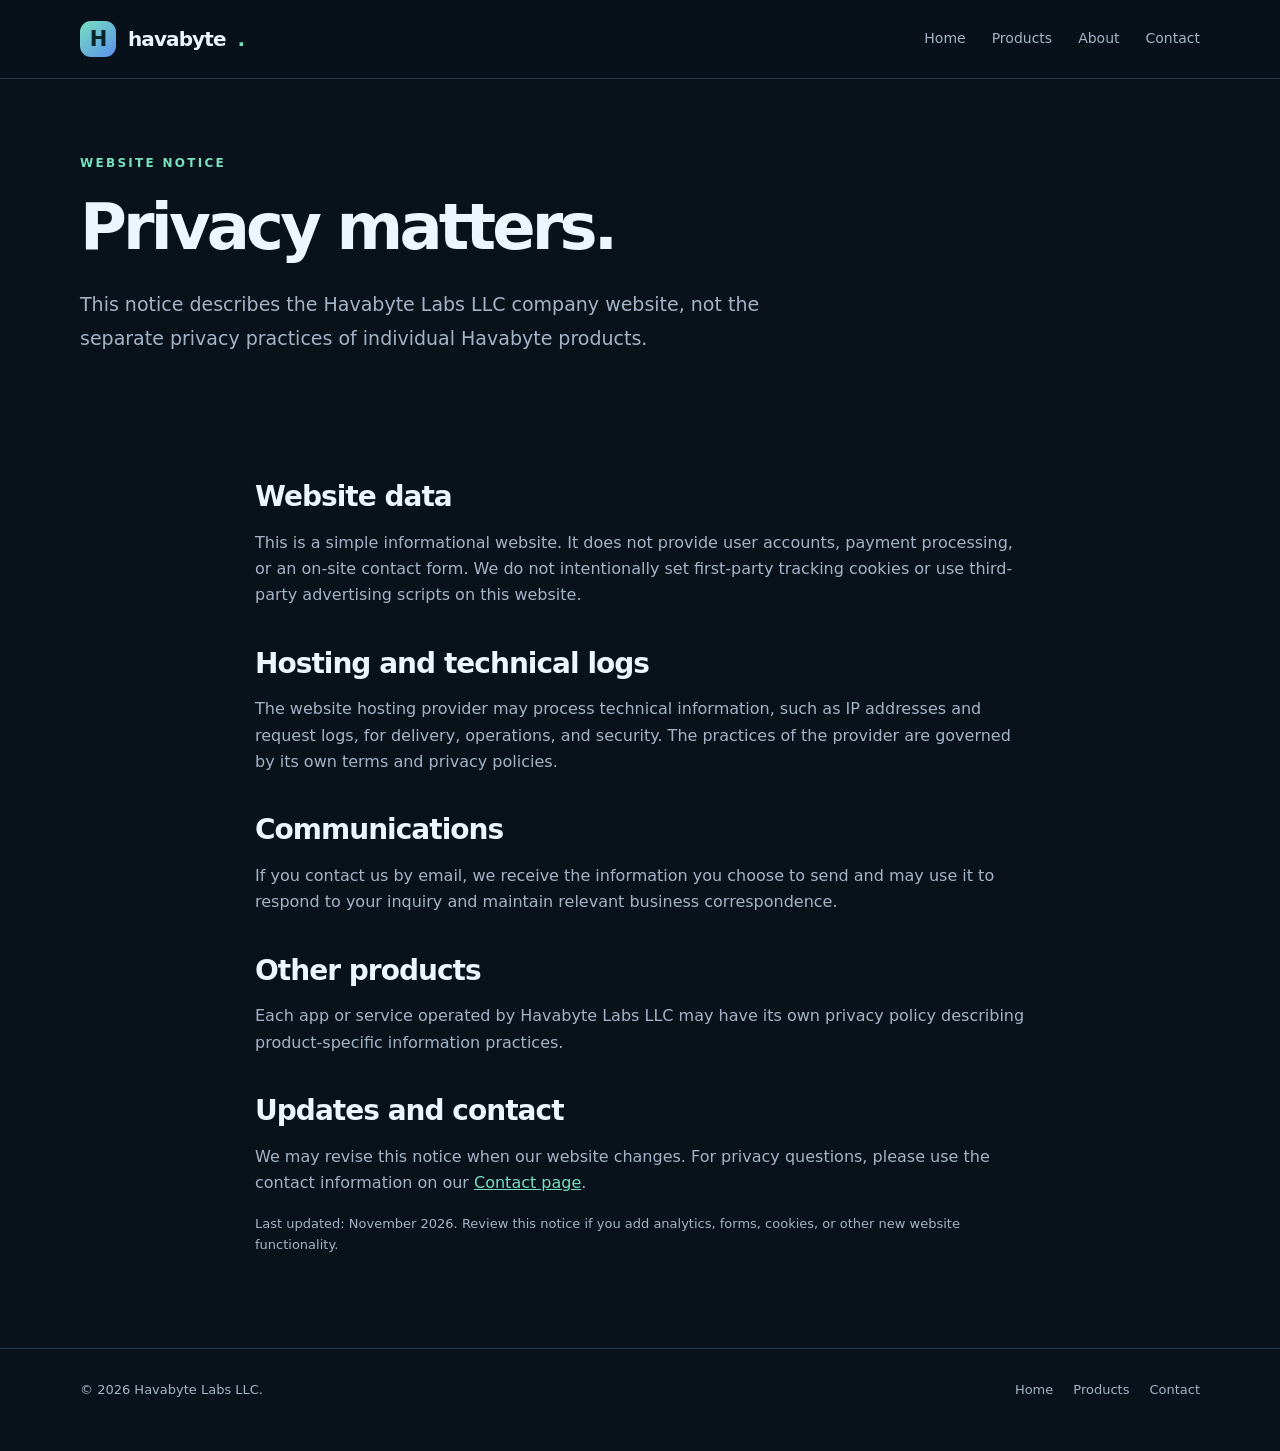
<file: havabyte-site/privacy.html>
<!doctype html><html lang="en"><head><meta charset="utf-8"><meta name="viewport" content="width=device-width, initial-scale=1"><meta name="description" content="Website privacy notice for Havabyte Labs LLC."><title>Website Privacy — Havabyte Labs LLC</title><link rel="stylesheet" href="styles.css"><link rel="icon" href="favicon.svg" type="image/svg+xml"></head><body><header class="site-header"><nav class="nav wrap" aria-label="Main navigation"><a class="brand" href="index.html"><span class="brand-icon">H</span>havabyte<span style="color:var(--accent)">.</span></a><div class="nav-links"><a href="index.html">Home</a><a href="products.html">Products</a><a href="about.html">About</a><a href="contact.html">Contact</a></div></nav></header><main><section class="page-hero"><div class="wrap"><p class="eyebrow">Website notice</p><h1>Privacy matters.</h1><p class="lede">This notice describes the Havabyte Labs LLC company website, not the separate privacy practices of individual Havabyte products.</p></div></section><section class="wrap prose"><h2>Website data</h2><p>This is a simple informational website. It does not provide user accounts, payment processing, or an on-site contact form. We do not intentionally set first-party tracking cookies or use third-party advertising scripts on this website.</p><h2>Hosting and technical logs</h2><p>The website hosting provider may process technical information, such as IP addresses and request logs, for delivery, operations, and security. The practices of the provider are governed by its own terms and privacy policies.</p><h2>Communications</h2><p>If you contact us by email, we receive the information you choose to send and may use it to respond to your inquiry and maintain relevant business correspondence.</p><h2>Other products</h2><p>Each app or service operated by Havabyte Labs LLC may have its own privacy policy describing product-specific information practices.</p><h2>Updates and contact</h2><p>We may revise this notice when our website changes. For privacy questions, please use the contact information on our <a href="contact.html">Contact page</a>.</p><p class="small">Last updated: November 2026. Review this notice if you add analytics, forms, cookies, or other new website functionality.</p></section></main><footer class="site-footer"><div class="wrap foot"><span>© <span id="year">2026</span> Havabyte Labs LLC.</span><div class="foot-links"><a href="index.html">Home</a><a href="products.html">Products</a><a href="contact.html">Contact</a></div></div></footer><script src="site.js"></script></body></html>
</file>
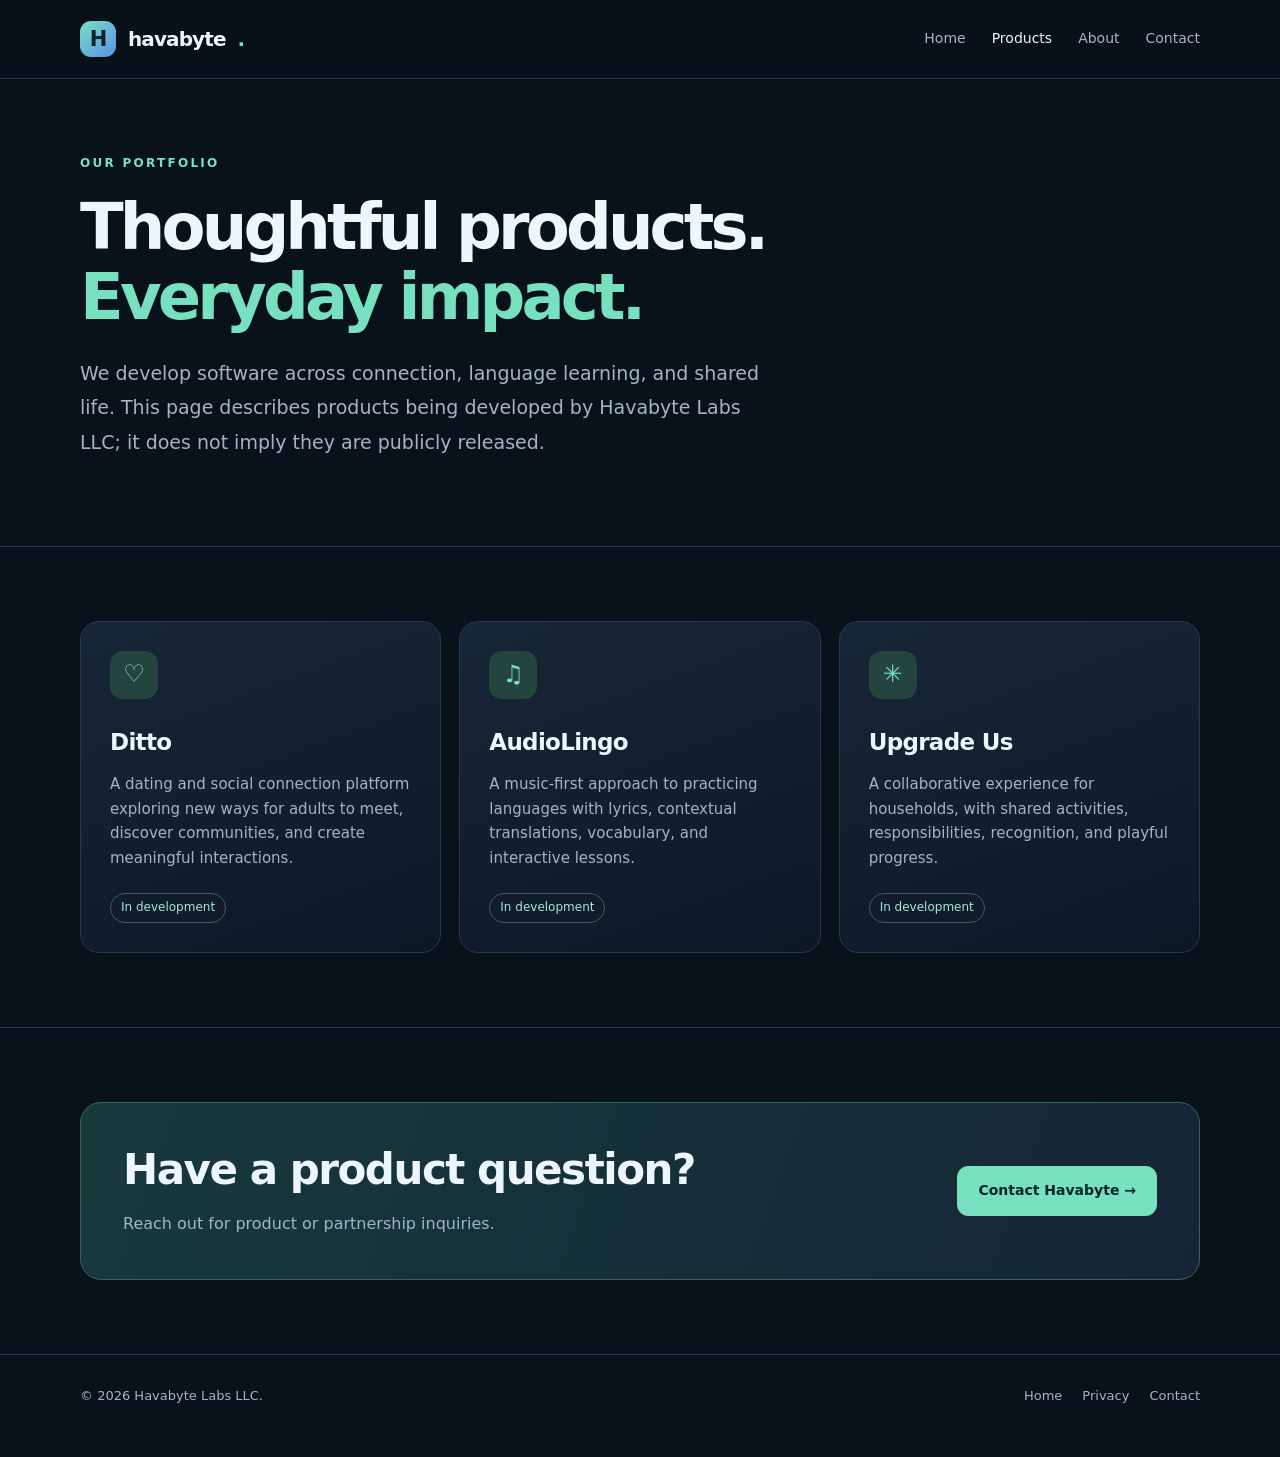
<file: havabyte-site/products.html>
<!doctype html><html lang="en"><head><meta charset="utf-8"><meta name="viewport" content="width=device-width, initial-scale=1"><meta name="description" content="Explore software products in development at Havabyte Labs LLC: Ditto, AudioLingo, and Upgrade Us."><title>Products — Havabyte Labs LLC</title><link rel="stylesheet" href="styles.css"><link rel="icon" href="favicon.svg" type="image/svg+xml"></head><body><header class="site-header"><nav class="nav wrap" aria-label="Main navigation"><a class="brand" href="index.html"><span class="brand-icon">H</span>havabyte<span style="color:var(--accent)">.</span></a><div class="nav-links"><a href="index.html">Home</a><a aria-current="page" href="products.html">Products</a><a href="about.html">About</a><a href="contact.html">Contact</a></div></nav></header><main><section class="page-hero"><div class="wrap"><p class="eyebrow">Our portfolio</p><h1>Thoughtful products.<br><span style="color:var(--accent)">Everyday impact.</span></h1><p class="lede">We develop software across connection, language learning, and shared life. This page describes products being developed by Havabyte Labs LLC; it does not imply they are publicly released.</p></div></section><section class="section"><div class="wrap grid"><article class="card"><div class="glyph">♡</div><h3>Ditto</h3><p>A dating and social connection platform exploring new ways for adults to meet, discover communities, and create meaningful interactions.</p><span class="tag">In development</span></article><article class="card"><div class="glyph">♫</div><h3>AudioLingo</h3><p>A music-first approach to practicing languages with lyrics, contextual translations, vocabulary, and interactive lessons.</p><span class="tag">In development</span></article><article class="card"><div class="glyph">✳</div><h3>Upgrade Us</h3><p>A collaborative experience for households, with shared activities, responsibilities, recognition, and playful progress.</p><span class="tag">In development</span></article></div></section><section class="section"><div class="wrap"><div class="cta"><div><h2>Have a product question?</h2><p>Reach out for product or partnership inquiries.</p></div><a class="button" href="contact.html">Contact Havabyte →</a></div></div></section></main><footer class="site-footer"><div class="wrap foot"><span>© <span id="year">2026</span> Havabyte Labs LLC.</span><div class="foot-links"><a href="index.html">Home</a><a href="privacy.html">Privacy</a><a href="contact.html">Contact</a></div></div></footer><script src="site.js"></script></body></html>
</file>
<file: styles.css>
:root{--bg:#050507;--panel:#101018;--text:#ffffff;--muted:#b8b6ca;--accent:#674cff;--stroke:#30264e;--max:1120px}*{box-sizing:border-box}html{scroll-behavior:smooth}body{margin:0;background:var(--bg);color:var(--text);font:16px/1.65 system-ui,-apple-system,BlinkMacSystemFont,'Segoe UI',sans-serif}a{color:inherit}a:focus-visible,button:focus-visible{outline:3px solid var(--accent);outline-offset:4px}.wrap{width:min(var(--max),calc(100% - 44px));margin:auto}.site-header{border-bottom:1px solid var(--stroke);background:rgba(5,5,7,.96);position:sticky;top:0;z-index:10;backdrop-filter:blur(12px)}.nav{min-height:78px;display:flex;align-items:center;justify-content:space-between;gap:20px}.brand{text-decoration:none;display:flex;gap:12px;align-items:center;font-size:20px;font-weight:800;letter-spacing:-.045em}.brand-icon{width:36px;height:36px;border-radius:11px;background:linear-gradient(140deg,var(--accent),#fd6999);display:grid;place-items:center;color:#fff;font-weight:900;font-size:21px}.nav-links{display:flex;align-items:center;gap:26px}.nav-links a{text-decoration:none;color:var(--muted);font-size:14px}.nav-links a:hover,.nav-links a[aria-current=page]{color:var(--text)}.button{display:inline-flex;align-items:center;justify-content:center;border-radius:11px;padding:12px 20px;border:1px solid var(--accent);background:var(--accent);color:#fff;text-decoration:none;font-weight:750;font-size:14px}.button.secondary{background:transparent;color:var(--text);border-color:#574590}.button:hover{filter:brightness(1.12)}.hero{padding:104px 0 90px;position:relative;overflow:hidden}.hero:before{content:'';position:absolute;z-index:-1;width:550px;height:550px;right:-150px;top:-170px;background:radial-gradient(circle,#5b34e14d,transparent 68%);pointer-events:none}.eyebrow{text-transform:uppercase;letter-spacing:.19em;font-size:12px;color:var(--accent);font-weight:800;margin:0 0 19px}h1{font-size:clamp(46px,6vw,78px);line-height:1.09;letter-spacing:-.06em;max-width:900px;margin:0 0 24px}h1 span{color:var(--accent)}.lede{max-width:690px;font-size:19px;line-height:1.8;color:var(--muted);margin:0 0 32px}.actions{display:flex;flex-wrap:wrap;gap:12px}.section{padding:74px 0;border-top:1px solid var(--stroke)}h2{letter-spacing:-.035em;font-size:clamp(29px,4vw,42px);line-height:1.2;margin:0 0 15px}.section-intro{color:var(--muted);max-width:690px;margin:0 0 28px}.grid{display:grid;grid-template-columns:repeat(3,1fr);gap:18px}.card{border:1px solid var(--stroke);background:linear-gradient(160deg,#191225,#0a0912);border-radius:19px;padding:29px;min-height:255px}.card .glyph{width:48px;height:48px;border-radius:13px;display:grid;place-items:center;background:#31205d;color:var(--accent);font-size:24px;margin-bottom:25px}.card h3{margin:0 0 10px;font-size:23px;letter-spacing:-.03em}.card p{margin:0;color:var(--muted);font-size:15px}.tag{display:inline-flex;border:1px solid #6847bc;color:#cfbbff;border-radius:100px;font-size:12px;padding:4px 10px;margin-top:22px}.split{display:grid;grid-template-columns:1.1fr .9fr;gap:65px;align-items:start}.feature-panel{padding:35px;border:1px solid var(--stroke);border-radius:19px;background:var(--panel)}.feature-panel p,.copy p{color:var(--muted)}.facts{display:grid;gap:19px;margin-top:24px}.fact{border-left:2px solid var(--accent);padding-left:18px}.fact strong{display:block}.fact span{display:block;color:var(--muted);font-size:14px}.cta{border:1px solid #5239a6;border-radius:21px;background:linear-gradient(110deg,#29155b,#121020);padding:42px;display:flex;align-items:center;justify-content:space-between;gap:30px}.cta p{color:var(--muted);margin-bottom:0}.site-footer{border-top:1px solid var(--stroke);padding:30px 0 50px;color:var(--muted);font-size:13px}.foot{display:flex;align-items:center;justify-content:space-between;flex-wrap:wrap;gap:16px}.foot-links{display:flex;gap:20px}.foot-links a{text-decoration:none}.page-hero{padding:75px 0 55px}.page-hero h1{font-size:clamp(40px,6vw,64px)}.prose{max-width:770px;padding-bottom:80px}.prose p,.prose li{color:var(--muted)}.prose h2{font-size:28px;margin-top:38px}.prose a{color:var(--accent)}.small{font-size:13px;color:var(--muted)}@media(max-width:760px){.nav{align-items:flex-start;flex-direction:column;padding:18px 0;gap:11px}.nav-links{flex-wrap:wrap;gap:16px}.hero{padding:66px 0 75px}.grid,.split{grid-template-columns:1fr}.split{gap:25px}.section{padding:60px 0}.cta{padding:28px;display:block}.cta .button{margin-top:20px}.card{min-height:auto}}

/* Havabyte Labs wordmark treatment — matches the black-backed multicolor brand. */
.brand-logo{display:block;width:166px;height:92px;object-fit:contain;object-position:left center}.brand{padding:0;min-width:166px}.site-header .nav{min-height:92px}.button:hover{background:#775fff;color:#fff}.button.secondary:hover{background:#21143d}.card:nth-child(2) .glyph{color:#ff6c9f}.card:nth-child(3) .glyph{color:#c8ff58}.site-footer{background:#050507}@media(max-width:760px){.brand-logo{height:76px;width:135px}.brand{min-width:135px}.site-header .nav{min-height:76px}}

/* Portfolio application branding. Use local assets to avoid private-repository URLs. */
.product-art{height:164px;display:flex;align-items:center;justify-content:center;margin:-6px 0 24px;border-radius:15px;overflow:hidden;background:#12101b;border:1px solid #2b2442}
.product-art img{display:block;object-fit:contain;max-width:100%;max-height:100%}
.product-art--ditto{background:#1a1020}
.product-art--ditto img,.product-art--usgrade img{width:100%;height:100%;object-fit:cover}
.product-art--audiolingo{background:radial-gradient(circle at 50% 35%,#273c62 0,#101927 54%,#090d17 100%)}
.product-art--audiolingo img{width:112px;height:112px;border-radius:22px}
.product-art--usgrade{background:#101711}
@media(max-width:760px){.product-art{height:158px}.product-art--audiolingo img{width:102px;height:102px}}

/* Two-product showcase: equal columns and aligned card content. */
.portfolio-grid{grid-template-columns:repeat(2,minmax(0,1fr));align-items:stretch}
.portfolio-grid>.card{display:flex;flex-direction:column;min-width:0;min-height:0}
.portfolio-grid>.card>.tag{align-self:flex-start;margin-top:auto}
.portfolio-grid>.card>p{margin-bottom:24px}
.portfolio-grid .product-art{height:190px;flex-shrink:0}
@media(max-width:760px){.portfolio-grid{grid-template-columns:1fr}.portfolio-grid .product-art{height:164px}}

/* Consistent visual scale for the two portfolio cards. */
.portfolio-grid .product-art{height:210px;margin-bottom:24px}
.portfolio-grid .product-art--audiolingo img{width:178px;height:178px;max-width:calc(100% - 24px);max-height:calc(100% - 24px);object-fit:contain;border-radius:34px}
.portfolio-grid .product-art--ditto img{width:100%;height:100%;object-fit:contain}
@media(max-width:760px){.portfolio-grid .product-art{height:174px}.portfolio-grid .product-art--audiolingo img{width:146px;height:146px;border-radius:28px}}

/* Final unified artwork layout: both apps use the exact same 440x220 logo canvas. */
.portfolio-grid .product-art{height:auto;aspect-ratio:2 / 1;display:block;overflow:hidden;padding:0;border-radius:16px;margin:-6px 0 24px}
.portfolio-grid .product-art--ditto,.portfolio-grid .product-art--audiolingo{background:#15111f}
.portfolio-grid .product-art--ditto img,.portfolio-grid .product-art--audiolingo img{display:block;width:100%;height:100%;max-width:none;max-height:none;object-fit:cover;object-position:center;border-radius:0}
.portfolio-grid>.card{height:100%}
@media(max-width:760px){.portfolio-grid .product-art{height:auto;aspect-ratio:2 / 1}.portfolio-grid .product-art--audiolingo img{width:100%;height:100%;border-radius:0}}
</file>
<file: havabyte-site/styles.css>
:root{--bg:#09111b;--panel:#111e2d;--text:#edf5ff;--muted:#a4b4c6;--accent:#77e0bf;--stroke:#26394a;--max:1120px}*{box-sizing:border-box}html{scroll-behavior:smooth}body{margin:0;background:var(--bg);color:var(--text);font:16px/1.65 system-ui,-apple-system,BlinkMacSystemFont,'Segoe UI',sans-serif}a{color:inherit}a:focus-visible,button:focus-visible{outline:3px solid var(--accent);outline-offset:4px}.wrap{width:min(var(--max),calc(100% - 44px));margin:auto}.site-header{border-bottom:1px solid var(--stroke);background:rgba(9,17,27,.95);position:sticky;top:0;z-index:10;backdrop-filter:blur(12px)}.nav{min-height:78px;display:flex;align-items:center;justify-content:space-between;gap:20px}.brand{text-decoration:none;display:flex;gap:12px;align-items:center;font-size:20px;font-weight:800;letter-spacing:-.045em}.brand-icon{width:36px;height:36px;border-radius:11px;background:linear-gradient(140deg,var(--accent),#5b90ec);display:grid;place-items:center;color:#08232a;font-weight:900;font-size:21px}.nav-links{display:flex;align-items:center;gap:26px}.nav-links a{text-decoration:none;color:var(--muted);font-size:14px}.nav-links a:hover,.nav-links a[aria-current=page]{color:var(--text)}.button{display:inline-flex;align-items:center;justify-content:center;border-radius:11px;padding:12px 20px;border:1px solid var(--accent);background:var(--accent);color:#082423;text-decoration:none;font-weight:750;font-size:14px}.button.secondary{background:transparent;color:var(--text);border-color:#496070}.button:hover{filter:brightness(1.12)}.hero{padding:104px 0 90px;position:relative;overflow:hidden}.hero:before{content:'';position:absolute;z-index:-1;width:550px;height:550px;right:-150px;top:-170px;background:radial-gradient(circle,#2d728088,transparent 68%);pointer-events:none}.eyebrow{text-transform:uppercase;letter-spacing:.19em;font-size:12px;color:var(--accent);font-weight:800;margin:0 0 19px}h1{font-size:clamp(46px,6vw,78px);line-height:1.09;letter-spacing:-.06em;max-width:900px;margin:0 0 24px}h1 span{color:var(--accent)}.lede{max-width:690px;font-size:19px;line-height:1.8;color:var(--muted);margin:0 0 32px}.actions{display:flex;flex-wrap:wrap;gap:12px}.section{padding:74px 0;border-top:1px solid var(--stroke)}h2{letter-spacing:-.035em;font-size:clamp(29px,4vw,42px);line-height:1.2;margin:0 0 15px}.section-intro{color:var(--muted);max-width:690px;margin:0 0 28px}.grid{display:grid;grid-template-columns:repeat(3,1fr);gap:18px}.card{border:1px solid var(--stroke);background:linear-gradient(160deg,#172638,#0d1825);border-radius:19px;padding:29px;min-height:255px}.card .glyph{width:48px;height:48px;border-radius:13px;display:grid;place-items:center;background:#24443e;color:var(--accent);font-size:24px;margin-bottom:25px}.card h3{margin:0 0 10px;font-size:23px;letter-spacing:-.03em}.card p{margin:0;color:var(--muted);font-size:15px}.tag{display:inline-flex;border:1px solid #3e5d58;color:#a4e9d4;border-radius:100px;font-size:12px;padding:4px 10px;margin-top:22px}.split{display:grid;grid-template-columns:1.1fr .9fr;gap:65px;align-items:start}.feature-panel{padding:35px;border:1px solid var(--stroke);border-radius:19px;background:var(--panel)}.feature-panel p,.copy p{color:var(--muted)}.facts{display:grid;gap:19px;margin-top:24px}.fact{border-left:2px solid var(--accent);padding-left:18px}.fact strong{display:block}.fact span{display:block;color:var(--muted);font-size:14px}.cta{border:1px solid #396459;border-radius:21px;background:linear-gradient(110deg,#173a3b,#152536);padding:42px;display:flex;align-items:center;justify-content:space-between;gap:30px}.cta p{color:var(--muted);margin-bottom:0}.site-footer{border-top:1px solid var(--stroke);padding:30px 0 50px;color:var(--muted);font-size:13px}.foot{display:flex;align-items:center;justify-content:space-between;flex-wrap:wrap;gap:16px}.foot-links{display:flex;gap:20px}.foot-links a{text-decoration:none}.page-hero{padding:75px 0 55px}.page-hero h1{font-size:clamp(40px,6vw,64px)}.prose{max-width:770px;padding-bottom:80px}.prose p,.prose li{color:var(--muted)}.prose h2{font-size:28px;margin-top:38px}.prose a{color:var(--accent)}.small{font-size:13px;color:var(--muted)}@media(max-width:760px){.nav{align-items:flex-start;flex-direction:column;padding:18px 0;gap:11px}.nav-links{flex-wrap:wrap;gap:16px}.hero{padding:66px 0 75px}.grid,.split{grid-template-columns:1fr}.split{gap:25px}.section{padding:60px 0}.cta{padding:28px;display:block}.cta .button{margin-top:20px}.card{min-height:auto}}
</file>
